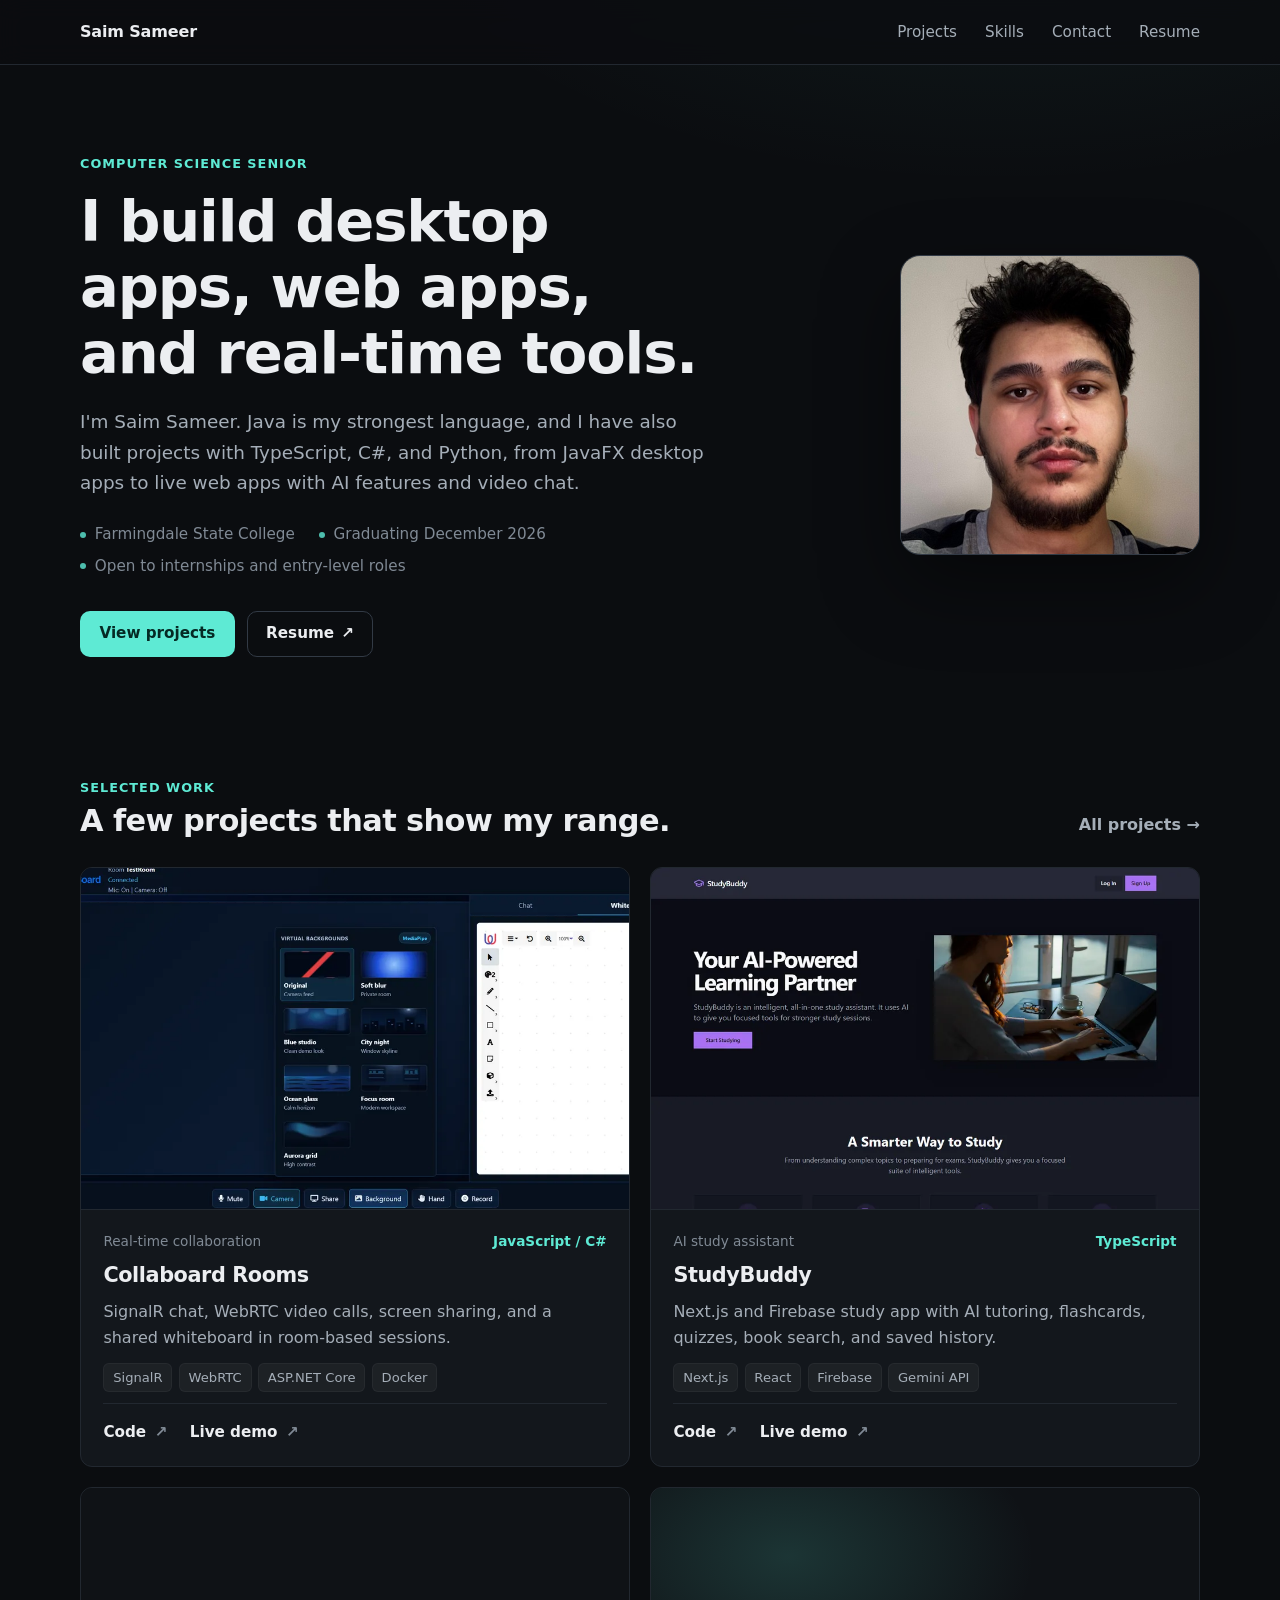
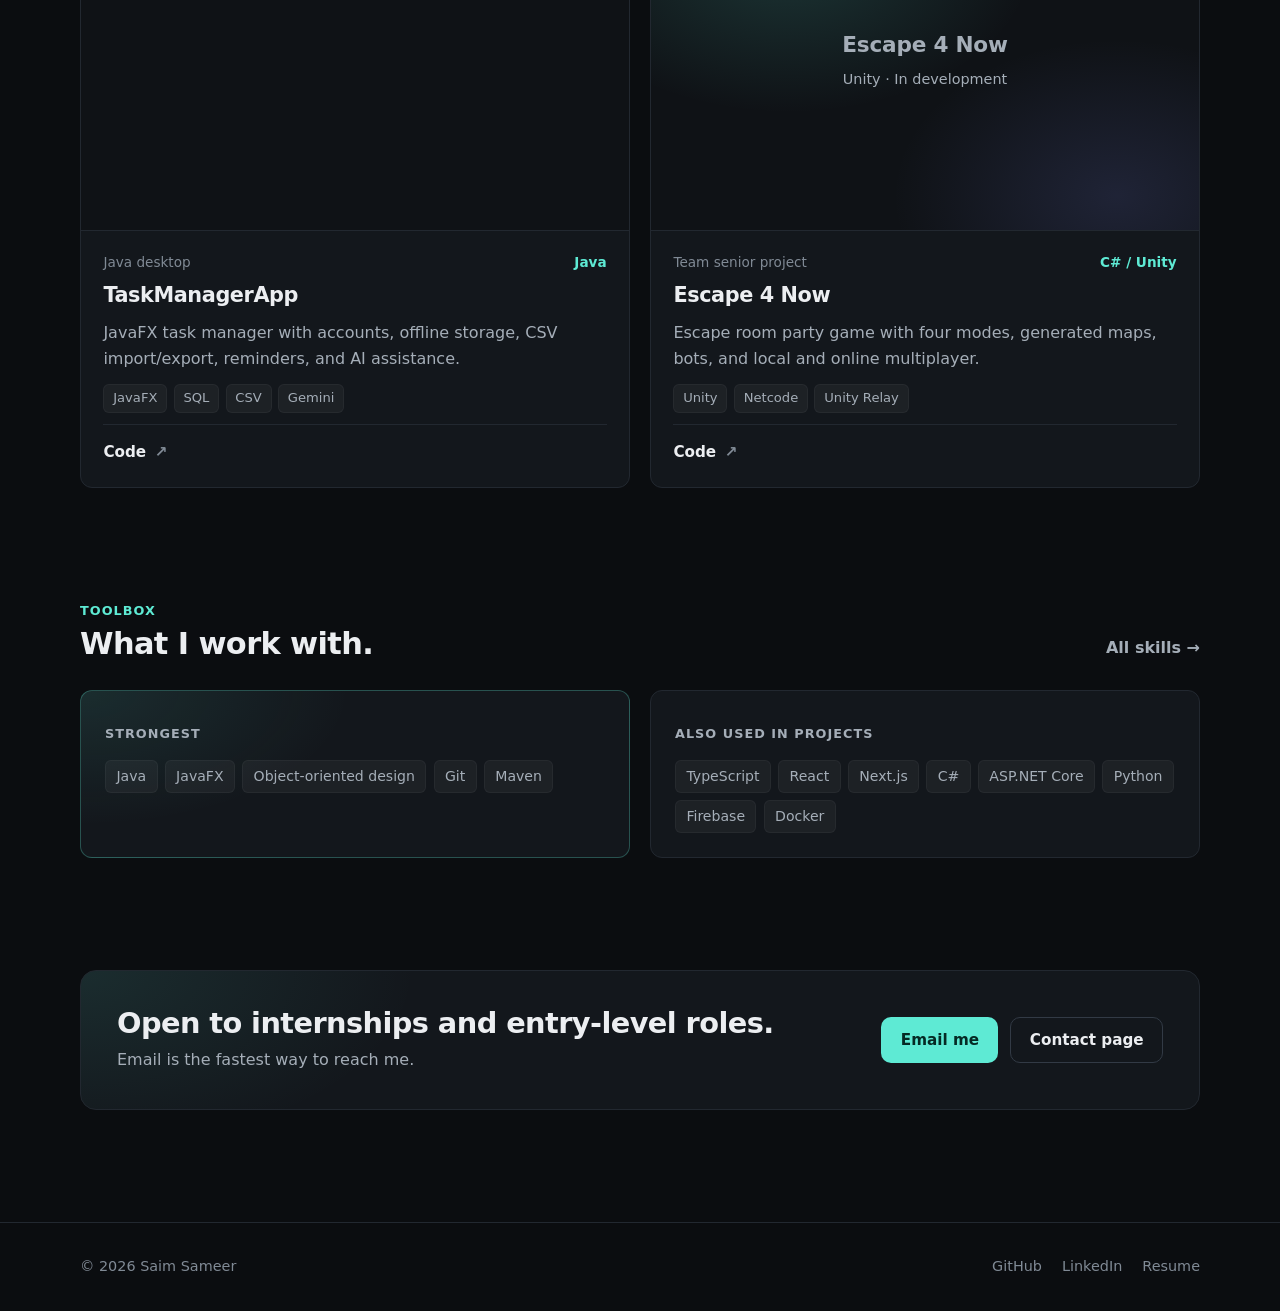
<file: index.html>
<!DOCTYPE html>
<html lang="en">
<head>
    <meta charset="UTF-8">
    <meta name="viewport" content="width=device-width, initial-scale=1">
    <meta
            name="description"
            content="Saim Sameer is a senior Computer Science student at Farmingdale State College with a Java-first foundation and project experience across desktop, web, AI, and real-time applications."
    >
    <meta
            http-equiv="Content-Security-Policy"
            content="default-src 'self'; img-src 'self'; style-src 'self'; script-src 'self'; connect-src 'self'; font-src 'self'; media-src 'self'; frame-src 'none'; base-uri 'self'; form-action 'none'; object-src 'none'; upgrade-insecure-requests"
    >
    <meta name="referrer" content="strict-origin-when-cross-origin">
    <link rel="icon" href="favicon.svg" type="image/svg+xml">
    <link rel="canonical" href="https://sames007.github.io/">
    <meta name="theme-color" content="#0b0d10">
    <meta property="og:type" content="website">
    <meta property="og:site_name" content="Saim Sameer">
    <meta property="og:title" content="Saim Sameer | Computer Science Senior">
    <meta property="og:description" content="Saim Sameer is a senior Computer Science student at Farmingdale State College with a Java-first foundation and project experience across desktop, web, AI, and real-time applications.">
    <meta property="og:url" content="https://sames007.github.io/">
    <meta property="og:image" content="https://sames007.github.io/image/profile.jpg">
    <meta property="og:image:width" content="640">
    <meta property="og:image:height" content="466">
    <meta property="og:image:alt" content="Saim Sameer">
    <meta name="twitter:card" content="summary">
    <title>Saim Sameer | Computer Science Senior</title>
    <link rel="preload" href="image/profile.jpg" as="image">
    <link rel="stylesheet" href="style.css?v=23">
    <script type="application/ld+json">
        {
            "@context": "https://schema.org",
            "@type": "Person",
            "name": "Saim Sameer",
            "url": "https://sames007.github.io/",
            "image": "https://sames007.github.io/image/profile.jpg",
            "jobTitle": "Computer Science student",
            "alumniOf": {
                "@type": "CollegeOrUniversity",
                "name": "Farmingdale State College"
            },
            "knowsAbout": ["Java", "JavaFX", "TypeScript", "C#", "React", "Next.js", "ASP.NET Core"],
            "sameAs": [
                "https://github.com/sames007",
                "https://www.linkedin.com/in/saim-sameer-6849b934a/"
            ]
        }
    </script>
</head>
<body>
<a class="skip-link" href="#content">Skip to content</a>

<header class="site-header">
    <div class="container header-inner">
        <a class="brand" href="index.html" aria-current="page">Saim Sameer</a>
        <nav class="site-nav" aria-label="Primary navigation">
            <ul>
                <li><a href="projects.html">Projects</a></li>
                <li><a href="skills.html">Skills</a></li>
                <li><a href="contact.html">Contact</a></li>
                <li><a href="resume.pdf" target="_blank" rel="noopener noreferrer">Resume</a></li>
            </ul>
        </nav>
    </div>
</header>

<main id="content">
    <section class="container hero" aria-labelledby="hero-title">
        <div>
            <p class="eyebrow">Computer Science senior</p>
            <h1 id="hero-title">I build desktop apps, web apps, and real-time tools.</h1>
            <p class="lead">
                I'm Saim Sameer. Java is my strongest language, and I have also built projects
                with TypeScript, C#, and Python, from JavaFX desktop apps to live web apps
                with AI features and video chat.
            </p>
            <ul class="hero-meta">
                <li>Farmingdale State College</li>
                <li>Graduating December 2026</li>
                <li>Open to internships and entry-level roles</li>
            </ul>
            <div class="actions">
                <a class="btn btn-primary" href="projects.html">View projects</a>
                <a class="btn btn-ghost" href="resume.pdf" target="_blank" rel="noopener noreferrer">Resume <span aria-hidden="true">↗</span></a>
            </div>
        </div>
        <img class="portrait" src="image/profile.jpg" alt="Saim Sameer" width="640" height="466">
    </section>

    <section class="container section" aria-labelledby="work-title">
        <div class="section-head">
            <div>
                <p class="eyebrow">Selected work</p>
                <h2 id="work-title">A few projects that show my range.</h2>
            </div>
            <a class="text-link" href="projects.html">All projects <span aria-hidden="true">→</span></a>
        </div>

        <div class="card-grid">
            <article class="card">
                <div class="card-media">
                    <img src="image/projects/collaboard-rooms.webp" alt="Collaboard Rooms with the whiteboard open and the virtual background picker" width="960" height="600" loading="lazy" decoding="async">
                </div>
                <div class="card-body">
                    <p class="card-kicker"><span>Real-time collaboration</span><span>JavaScript / C#</span></p>
                    <h3>Collaboard Rooms</h3>
                    <p>SignalR chat, WebRTC video calls, screen sharing, and a shared whiteboard in room-based sessions.</p>
                    <ul class="tags" aria-label="Technologies">
                        <li>SignalR</li>
                        <li>WebRTC</li>
                        <li>ASP.NET Core</li>
                        <li>Docker</li>
                    </ul>
                    <div class="card-links">
                        <a href="https://github.com/sames007/Collaboard_Rooms" target="_blank" rel="noopener noreferrer">Code <span aria-hidden="true">↗</span></a>
                        <a href="https://collaboard-rooms.onrender.com/index.html#room=resume-demo" target="_blank" rel="noopener noreferrer">Live demo <span aria-hidden="true">↗</span></a>
                    </div>
                </div>
            </article>

            <article class="card">
                <div class="card-media">
                    <img src="image/projects/studybuddy.webp" alt="StudyBuddy home page" width="960" height="600" loading="lazy" decoding="async">
                </div>
                <div class="card-body">
                    <p class="card-kicker"><span>AI study assistant</span><span>TypeScript</span></p>
                    <h3>StudyBuddy</h3>
                    <p>Next.js and Firebase study app with AI tutoring, flashcards, quizzes, book search, and saved history.</p>
                    <ul class="tags" aria-label="Technologies">
                        <li>Next.js</li>
                        <li>React</li>
                        <li>Firebase</li>
                        <li>Gemini API</li>
                    </ul>
                    <div class="card-links">
                        <a href="https://github.com/sames007/StudyBuddy" target="_blank" rel="noopener noreferrer">Code <span aria-hidden="true">↗</span></a>
                        <a href="https://studybuddy-backend--studybuddy-4f855.us-central1.hosted.app" target="_blank" rel="noopener noreferrer">Live demo <span aria-hidden="true">↗</span></a>
                    </div>
                </div>
            </article>

            <article class="card">
                <div class="card-media">
                    <img src="image/projects/taskmanager.webp" alt="TaskManagerApp dashboard with task table and calendar" width="960" height="600" loading="lazy" decoding="async">
                </div>
                <div class="card-body">
                    <p class="card-kicker"><span>Java desktop</span><span>Java</span></p>
                    <h3>TaskManagerApp</h3>
                    <p>JavaFX task manager with accounts, offline storage, CSV import/export, reminders, and AI assistance.</p>
                    <ul class="tags" aria-label="Technologies">
                        <li>JavaFX</li>
                        <li>SQL</li>
                        <li>CSV</li>
                        <li>Gemini</li>
                    </ul>
                    <div class="card-links">
                        <a href="https://github.com/sames007/TaskManagerApp" target="_blank" rel="noopener noreferrer">Code <span aria-hidden="true">↗</span></a>
                    </div>
                </div>
            </article>

            <article class="card">
                <div class="card-media is-placeholder" aria-hidden="true">
                    <p class="placeholder-title">Escape 4 Now</p>
                    <p class="placeholder-note">Unity · In development</p>
                </div>
                <div class="card-body">
                    <p class="card-kicker"><span>Team senior project</span><span>C# / Unity</span></p>
                    <h3>Escape 4 Now</h3>
                    <p>Escape room party game with four modes, generated maps, bots, and local and online multiplayer.</p>
                    <ul class="tags" aria-label="Technologies">
                        <li>Unity</li>
                        <li>Netcode</li>
                        <li>Unity Relay</li>
                    </ul>
                    <div class="card-links">
                        <a href="https://github.com/Cobin-Black/Escape_4_Now" target="_blank" rel="noopener noreferrer">Code <span aria-hidden="true">↗</span></a>
                    </div>
                </div>
            </article>
        </div>
    </section>

    <section class="container section" aria-labelledby="tools-title">
        <div class="section-head">
            <div>
                <p class="eyebrow">Toolbox</p>
                <h2 id="tools-title">What I work with.</h2>
            </div>
            <a class="text-link" href="skills.html">All skills <span aria-hidden="true">→</span></a>
        </div>
        <div class="skill-grid">
            <div class="panel panel-strong">
                <p class="eyebrow">Strongest</p>
                <ul class="chips">
                    <li>Java</li>
                    <li>JavaFX</li>
                    <li>Object-oriented design</li>
                    <li>Git</li>
                    <li>Maven</li>
                </ul>
            </div>
            <div class="panel">
                <p class="eyebrow">Also used in projects</p>
                <ul class="chips">
                    <li>TypeScript</li>
                    <li>React</li>
                    <li>Next.js</li>
                    <li>C#</li>
                    <li>ASP.NET Core</li>
                    <li>Python</li>
                    <li>Firebase</li>
                    <li>Docker</li>
                </ul>
            </div>
        </div>
    </section>

    <section class="container section" aria-labelledby="cta-title">
        <div class="cta">
            <div>
                <h2 id="cta-title">Open to internships and entry-level roles.</h2>
                <p>Email is the fastest way to reach me.</p>
            </div>
            <div class="actions">
                <a class="btn btn-primary" href="mailto:sames@farmingdale.edu">Email me</a>
                <a class="btn btn-ghost" href="contact.html">Contact page</a>
            </div>
        </div>
    </section>
</main>

<footer class="site-footer">
    <div class="container footer-inner">
        <p>© 2026 Saim Sameer</p>
        <ul>
            <li><a href="https://github.com/sames007" target="_blank" rel="noopener noreferrer">GitHub</a></li>
            <li><a href="https://www.linkedin.com/in/saim-sameer-6849b934a/" target="_blank" rel="noopener noreferrer">LinkedIn</a></li>
            <li><a href="resume.pdf" target="_blank" rel="noopener noreferrer">Resume</a></li>
        </ul>
    </div>
</footer>
</body>
</html>
</file>
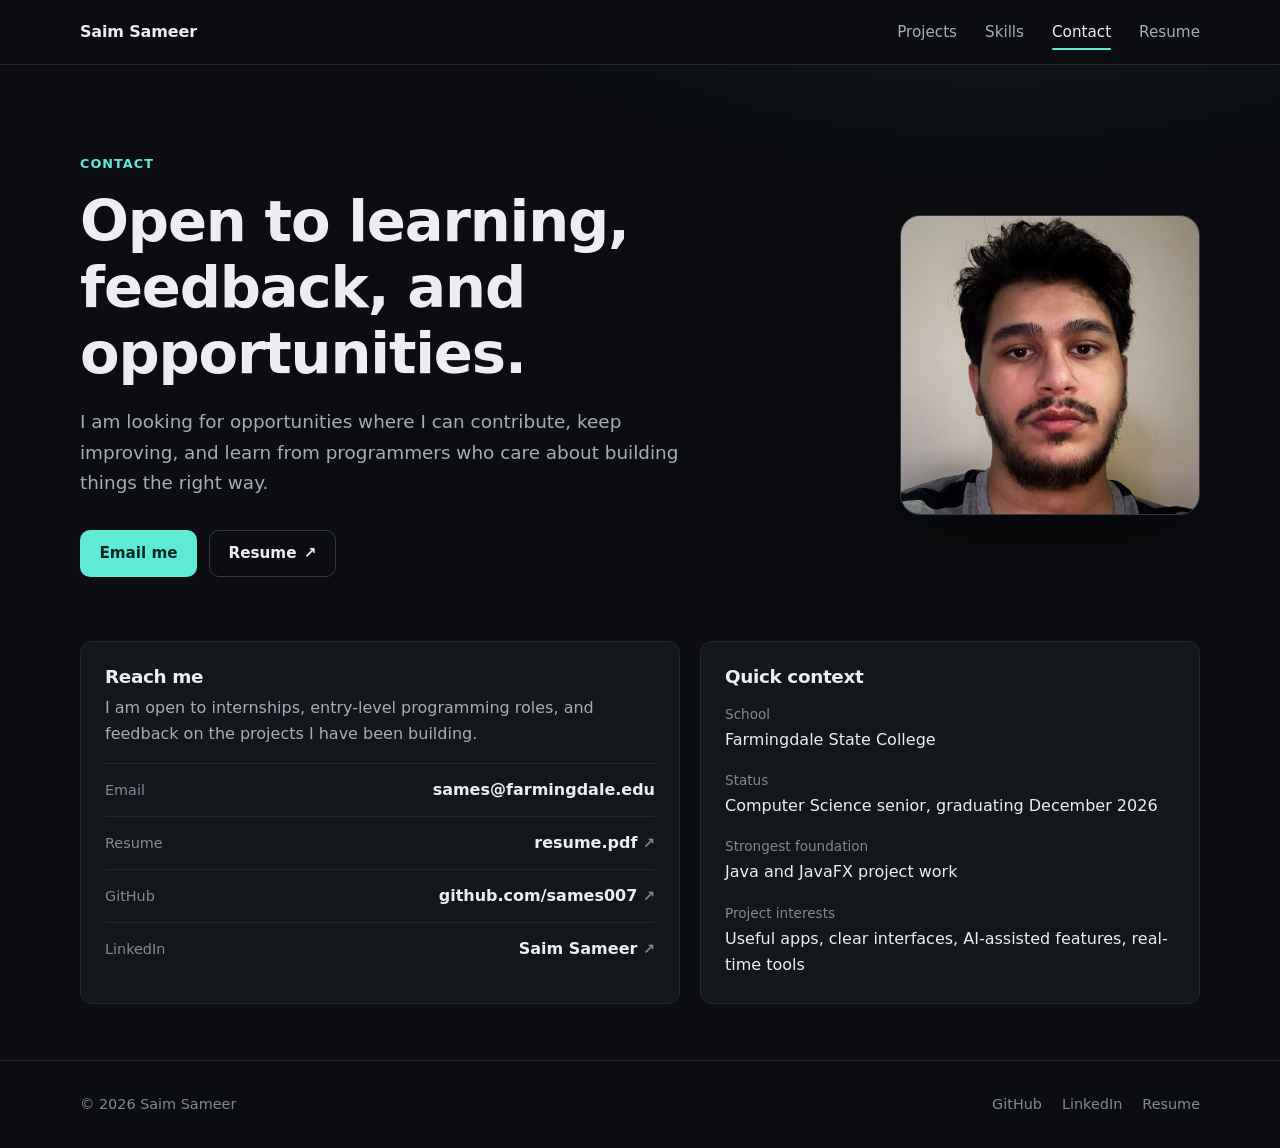
<file: contact.html>
<!DOCTYPE html>
<html lang="en">
<head>
    <meta charset="UTF-8">
    <meta name="viewport" content="width=device-width, initial-scale=1">
    <meta
            name="description"
            content="Contact Saim Sameer, a senior Computer Science student at Farmingdale State College with a Java-first project portfolio."
    >
    <meta
            http-equiv="Content-Security-Policy"
            content="default-src 'self'; img-src 'self'; style-src 'self'; script-src 'self'; connect-src 'self'; font-src 'self'; media-src 'self'; frame-src 'none'; base-uri 'self'; form-action 'none'; object-src 'none'; upgrade-insecure-requests"
    >
    <meta name="referrer" content="strict-origin-when-cross-origin">
    <link rel="icon" href="favicon.svg" type="image/svg+xml">
    <link rel="canonical" href="https://sames007.github.io/contact.html">
    <meta name="theme-color" content="#0b0d10">
    <meta property="og:type" content="website">
    <meta property="og:site_name" content="Saim Sameer">
    <meta property="og:title" content="Contact | Saim Sameer">
    <meta property="og:description" content="Contact Saim Sameer, a senior Computer Science student at Farmingdale State College with a Java-first project portfolio.">
    <meta property="og:url" content="https://sames007.github.io/contact.html">
    <meta property="og:image" content="https://sames007.github.io/image/profile.jpg">
    <meta property="og:image:width" content="640">
    <meta property="og:image:height" content="466">
    <meta property="og:image:alt" content="Saim Sameer">
    <meta name="twitter:card" content="summary">
    <title>Contact | Saim Sameer</title>
    <link rel="preload" href="image/profile.jpg" as="image">
    <link rel="stylesheet" href="style.css?v=23">
</head>
<body>
<a class="skip-link" href="#content">Skip to content</a>

<header class="site-header">
    <div class="container header-inner">
        <a class="brand" href="index.html">Saim Sameer</a>
        <nav class="site-nav" aria-label="Primary navigation">
            <ul>
                <li><a href="projects.html">Projects</a></li>
                <li><a href="skills.html">Skills</a></li>
                <li><a href="contact.html" aria-current="page">Contact</a></li>
                <li><a href="resume.pdf" target="_blank" rel="noopener noreferrer">Resume</a></li>
            </ul>
        </nav>
    </div>
</header>

<main id="content">
    <section class="container hero" aria-labelledby="contact-title">
        <div>
            <p class="eyebrow">Contact</p>
            <h1 id="contact-title">Open to learning, feedback, and opportunities.</h1>
            <p class="lead">
                I am looking for opportunities where I can contribute, keep improving,
                and learn from programmers who care about building things the right way.
            </p>
            <div class="actions">
                <a class="btn btn-primary" href="mailto:sames@farmingdale.edu">Email me</a>
                <a class="btn btn-ghost" href="resume.pdf" target="_blank" rel="noopener noreferrer">Resume <span aria-hidden="true">↗</span></a>
            </div>
        </div>
        <img class="portrait" src="image/profile.jpg" alt="Saim Sameer" width="640" height="466">
    </section>

    <section class="container" aria-label="Contact details">
        <div class="contact-grid">
            <article class="panel">
                <h2>Reach me</h2>
                <p>
                    I am open to internships, entry-level programming roles, and feedback
                    on the projects I have been building.
                </p>
                <ul class="contact-list">
                    <li><span>Email</span><a href="mailto:sames@farmingdale.edu">sames@farmingdale.edu</a></li>
                    <li><span>Resume</span><a href="resume.pdf" target="_blank" rel="noopener noreferrer">resume.pdf <span aria-hidden="true">↗</span></a></li>
                    <li><span>GitHub</span><a href="https://github.com/sames007" target="_blank" rel="noopener noreferrer">github.com/sames007 <span aria-hidden="true">↗</span></a></li>
                    <li><span>LinkedIn</span><a href="https://www.linkedin.com/in/saim-sameer-6849b934a/" target="_blank" rel="noopener noreferrer">Saim Sameer <span aria-hidden="true">↗</span></a></li>
                </ul>
            </article>

            <article class="panel">
                <h2>Quick context</h2>
                <dl class="facts">
                    <div>
                        <dt>School</dt>
                        <dd>Farmingdale State College</dd>
                    </div>
                    <div>
                        <dt>Status</dt>
                        <dd>Computer Science senior, graduating December 2026</dd>
                    </div>
                    <div>
                        <dt>Strongest foundation</dt>
                        <dd>Java and JavaFX project work</dd>
                    </div>
                    <div>
                        <dt>Project interests</dt>
                        <dd>Useful apps, clear interfaces, AI-assisted features, real-time tools</dd>
                    </div>
                </dl>
            </article>
        </div>
    </section>
</main>

<footer class="site-footer">
    <div class="container footer-inner">
        <p>© 2026 Saim Sameer</p>
        <ul>
            <li><a href="https://github.com/sames007" target="_blank" rel="noopener noreferrer">GitHub</a></li>
            <li><a href="https://www.linkedin.com/in/saim-sameer-6849b934a/" target="_blank" rel="noopener noreferrer">LinkedIn</a></li>
            <li><a href="resume.pdf" target="_blank" rel="noopener noreferrer">Resume</a></li>
        </ul>
    </div>
</footer>
</body>
</html>
</file>
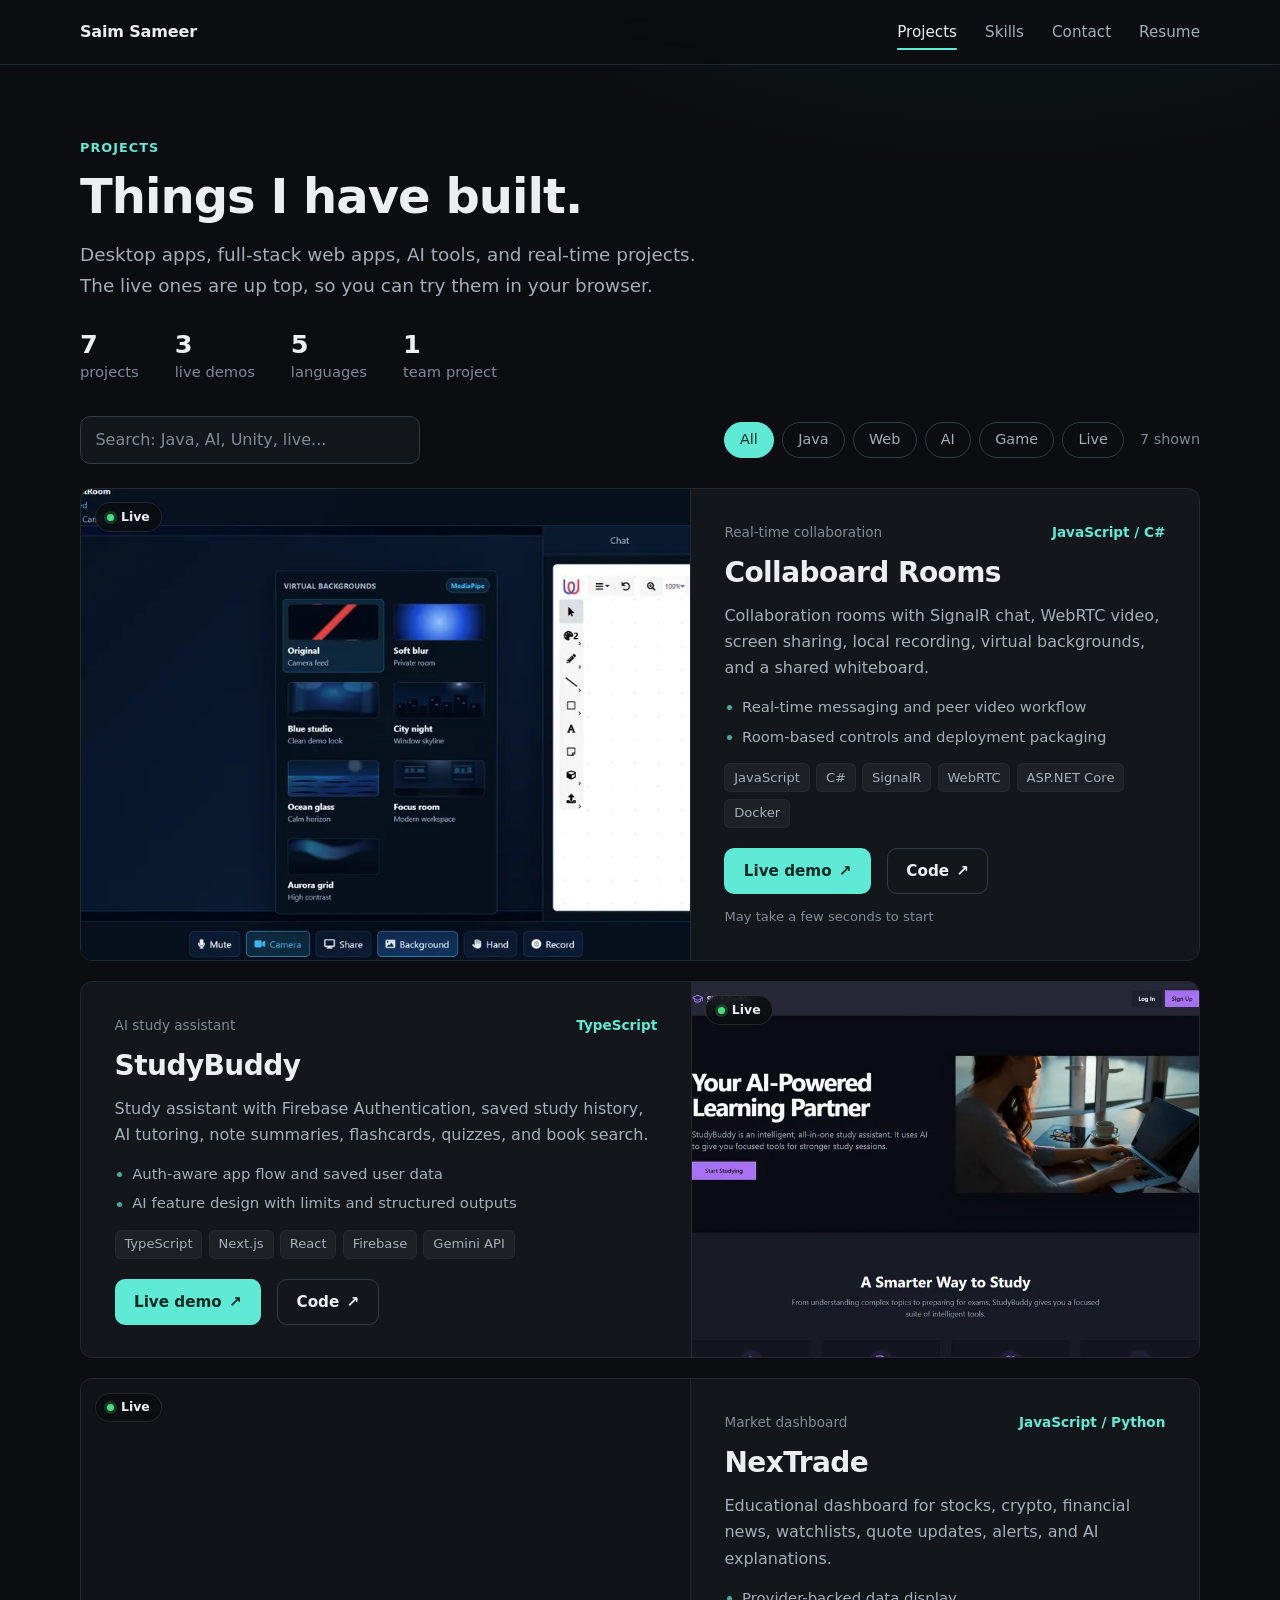
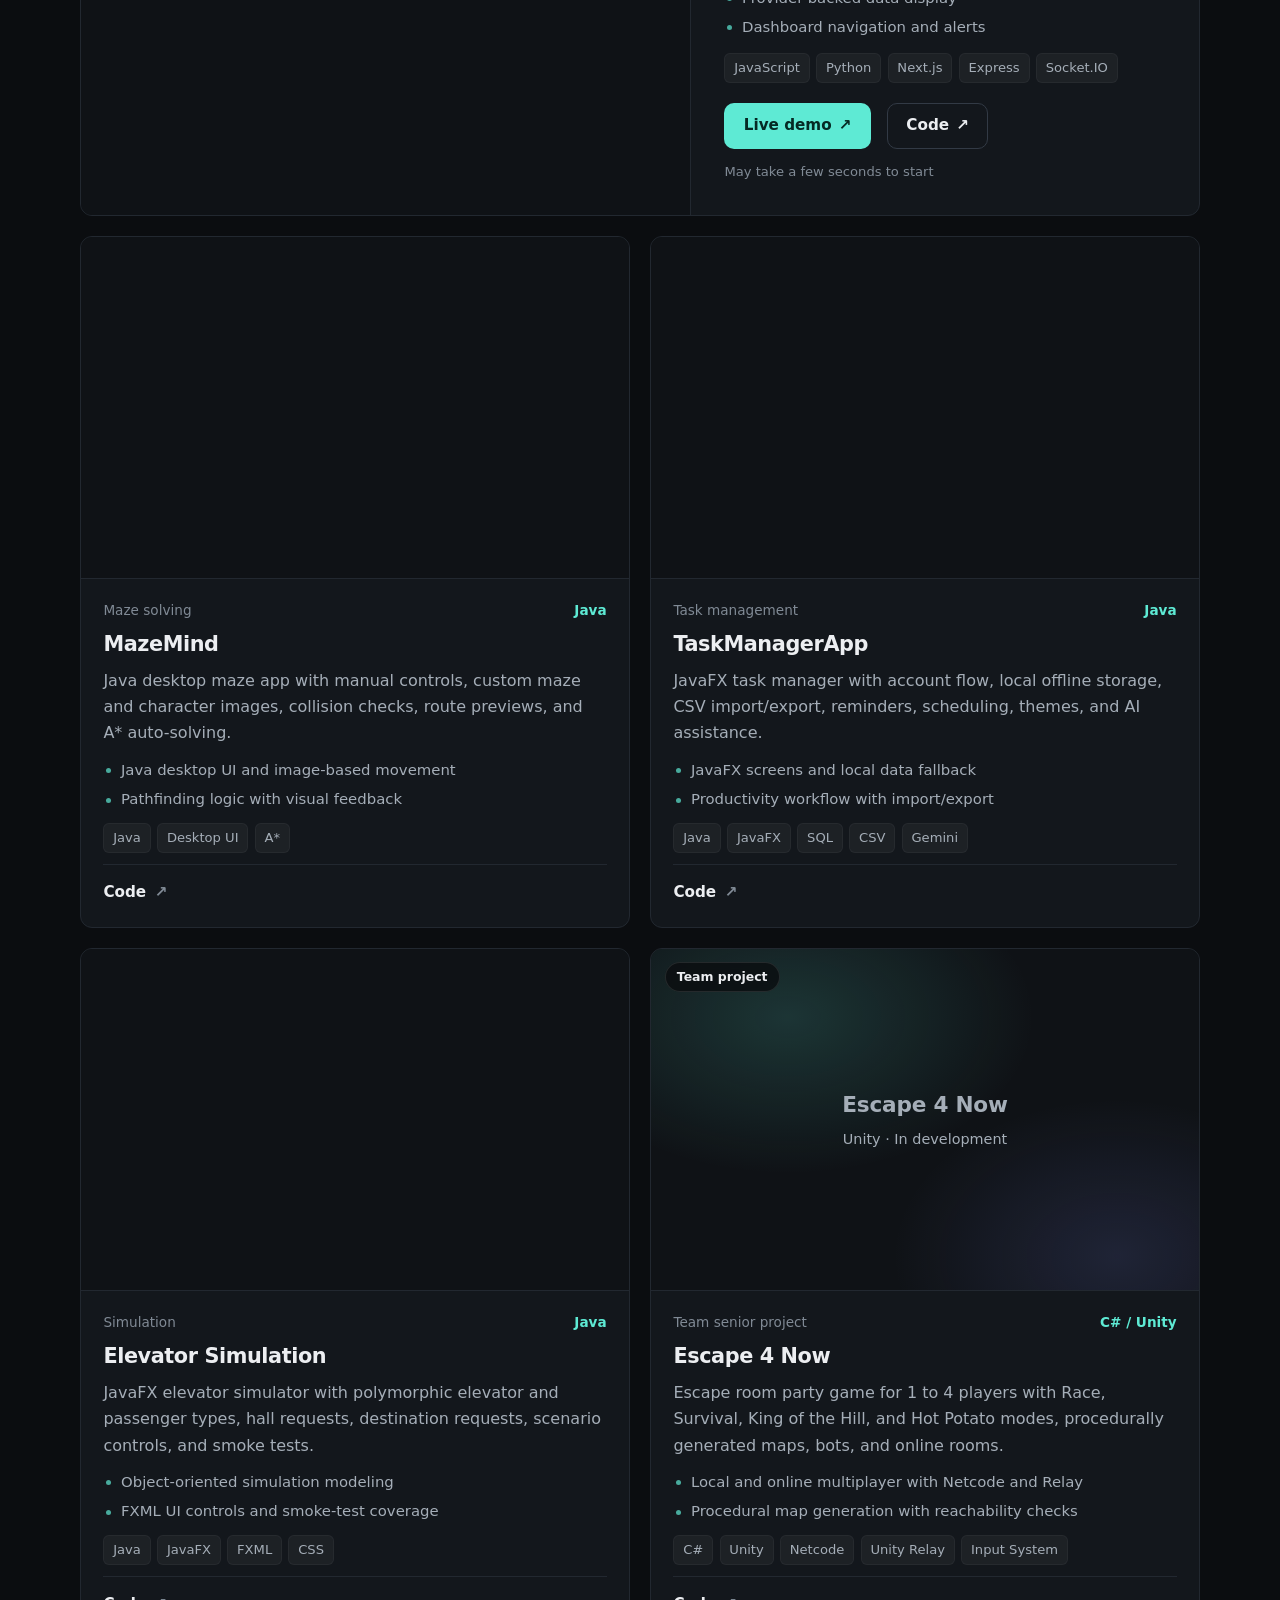
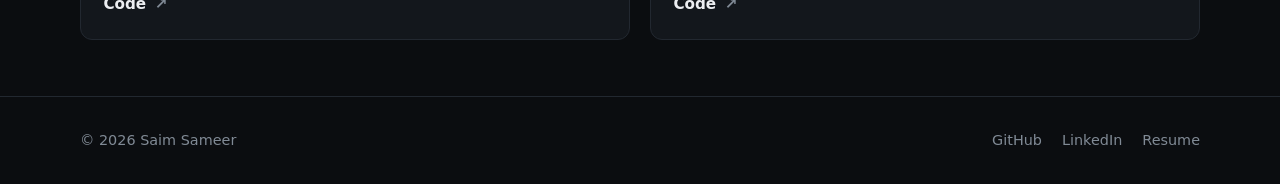
<file: projects.html>
<!DOCTYPE html>
<html lang="en">
<head>
    <meta charset="UTF-8">
    <meta name="viewport" content="width=device-width, initial-scale=1">
    <meta
            name="description"
            content="Projects by Saim Sameer, including Java desktop apps, full-stack web apps, AI tools, real-time collaboration work, and a Unity game."
    >
    <meta
            http-equiv="Content-Security-Policy"
            content="default-src 'self'; img-src 'self'; style-src 'self'; script-src 'self'; connect-src 'self'; font-src 'self'; media-src 'self'; frame-src 'none'; base-uri 'self'; form-action 'none'; object-src 'none'; upgrade-insecure-requests"
    >
    <meta name="referrer" content="strict-origin-when-cross-origin">
    <link rel="icon" href="favicon.svg" type="image/svg+xml">
    <link rel="canonical" href="https://sames007.github.io/projects.html">
    <meta name="theme-color" content="#0b0d10">
    <meta property="og:type" content="website">
    <meta property="og:site_name" content="Saim Sameer">
    <meta property="og:title" content="Projects | Saim Sameer">
    <meta property="og:description" content="Projects by Saim Sameer, including Java desktop apps, full-stack web apps, AI tools, real-time collaboration work, and a Unity game.">
    <meta property="og:url" content="https://sames007.github.io/projects.html">
    <meta property="og:image" content="https://sames007.github.io/image/profile.jpg">
    <meta property="og:image:width" content="640">
    <meta property="og:image:height" content="466">
    <meta property="og:image:alt" content="Saim Sameer">
    <meta name="twitter:card" content="summary">
    <title>Projects | Saim Sameer</title>
    <link rel="stylesheet" href="style.css?v=23">
    <script src="script.js?v=4" defer></script>
</head>
<body>
<a class="skip-link" href="#content">Skip to content</a>

<header class="site-header">
    <div class="container header-inner">
        <a class="brand" href="index.html">Saim Sameer</a>
        <nav class="site-nav" aria-label="Primary navigation">
            <ul>
                <li><a href="projects.html" aria-current="page">Projects</a></li>
                <li><a href="skills.html">Skills</a></li>
                <li><a href="contact.html">Contact</a></li>
                <li><a href="resume.pdf" target="_blank" rel="noopener noreferrer">Resume</a></li>
            </ul>
        </nav>
    </div>
</header>

<main id="content">
    <section class="container page-head" aria-labelledby="projects-title">
        <p class="eyebrow">Projects</p>
        <h1 id="projects-title">Things I have built.</h1>
        <p class="lead">
            Desktop apps, full-stack web apps, AI tools, and real-time projects. The live ones
            are up top, so you can try them in your browser.
        </p>
        <ul class="stats">
            <li><strong>7</strong> projects</li>
            <li><strong>3</strong> live demos</li>
            <li><strong>5</strong> languages</li>
            <li><strong>1</strong> team project</li>
        </ul>
    </section>

    <section class="container" aria-label="Project list">
        <div class="toolbar">
            <label class="search-field">
                <span class="visually-hidden">Search projects</span>
                <input id="project-search" type="search" placeholder="Search: Java, AI, Unity, live...">
            </label>
            <div class="filters" role="group" aria-label="Filter projects">
                <button type="button" class="filter-button is-active" data-filter="all" aria-pressed="true">All</button>
                <button type="button" class="filter-button" data-filter="java" aria-pressed="false">Java</button>
                <button type="button" class="filter-button" data-filter="web" aria-pressed="false">Web</button>
                <button type="button" class="filter-button" data-filter="ai" aria-pressed="false">AI</button>
                <button type="button" class="filter-button" data-filter="game" aria-pressed="false">Game</button>
                <button type="button" class="filter-button" data-filter="live" aria-pressed="false">Live</button>
                <p class="project-count" aria-live="polite">7 shown</p>
            </div>
        </div>

        <div class="card-grid">
            <article class="card is-featured" data-tags="web live realtime javascript csharp html css aspnet signalr webrtc mediapipe docker render">
                <div class="card-media">
                    <span class="media-badge is-live">Live</span>
                    <img src="image/projects/collaboard-rooms.webp" alt="Collaboard Rooms with the whiteboard open and the virtual background picker" width="960" height="600" loading="lazy" decoding="async">
                </div>
                <div class="card-body">
                    <p class="card-kicker"><span>Real-time collaboration</span><span>JavaScript / C#</span></p>
                    <h2>Collaboard Rooms</h2>
                    <p>
                        Collaboration rooms with SignalR chat, WebRTC video, screen sharing,
                        local recording, virtual backgrounds, and a shared whiteboard.
                    </p>
                    <ul class="points">
                        <li>Real-time messaging and peer video workflow</li>
                        <li>Room-based controls and deployment packaging</li>
                    </ul>
                    <ul class="tags" aria-label="Technologies">
                        <li>JavaScript</li>
                        <li>C#</li>
                        <li>SignalR</li>
                        <li>WebRTC</li>
                        <li>ASP.NET Core</li>
                        <li>Docker</li>
                    </ul>
                    <div class="card-links">
                        <a class="btn btn-primary" href="https://collaboard-rooms.onrender.com/index.html#room=resume-demo" target="_blank" rel="noopener noreferrer">Live demo <span aria-hidden="true">↗</span></a>
                        <a class="btn btn-ghost" href="https://github.com/sames007/Collaboard_Rooms" target="_blank" rel="noopener noreferrer">Code <span aria-hidden="true">↗</span></a>
                        <p class="note">May take a few seconds to start</p>
                    </div>
                </div>
            </article>

            <article class="card is-featured is-flipped" data-tags="web live ai typescript javascript css nextjs react tailwind firebase firestore storage gemini openlibrary">
                <div class="card-media">
                    <span class="media-badge is-live">Live</span>
                    <img src="image/projects/studybuddy.webp" alt="StudyBuddy home page" width="960" height="600" loading="lazy" decoding="async">
                </div>
                <div class="card-body">
                    <p class="card-kicker"><span>AI study assistant</span><span>TypeScript</span></p>
                    <h2>StudyBuddy</h2>
                    <p>
                        Study assistant with Firebase Authentication, saved study history,
                        AI tutoring, note summaries, flashcards, quizzes, and book search.
                    </p>
                    <ul class="points">
                        <li>Auth-aware app flow and saved user data</li>
                        <li>AI feature design with limits and structured outputs</li>
                    </ul>
                    <ul class="tags" aria-label="Technologies">
                        <li>TypeScript</li>
                        <li>Next.js</li>
                        <li>React</li>
                        <li>Firebase</li>
                        <li>Gemini API</li>
                    </ul>
                    <div class="card-links">
                        <a class="btn btn-primary" href="https://studybuddy-backend--studybuddy-4f855.us-central1.hosted.app" target="_blank" rel="noopener noreferrer">Live demo <span aria-hidden="true">↗</span></a>
                        <a class="btn btn-ghost" href="https://github.com/sames007/StudyBuddy" target="_blank" rel="noopener noreferrer">Code <span aria-hidden="true">↗</span></a>
                    </div>
                </div>
            </article>

            <article class="card is-featured" data-tags="web live ai javascript python css nextjs react node express socketio tailwind recharts gemini alphavantage coingecko newsapi docker render dashboard">
                <div class="card-media">
                    <span class="media-badge is-live">Live</span>
                    <img src="image/projects/nextrade.webp" alt="NexTrade dashboard with market search and AI summary" width="960" height="600" loading="lazy" decoding="async">
                </div>
                <div class="card-body">
                    <p class="card-kicker"><span>Market dashboard</span><span>JavaScript / Python</span></p>
                    <h2>NexTrade</h2>
                    <p>
                        Educational dashboard for stocks, crypto, financial news, watchlists,
                        quote updates, alerts, and AI explanations.
                    </p>
                    <ul class="points">
                        <li>Provider-backed data display</li>
                        <li>Dashboard navigation and alerts</li>
                    </ul>
                    <ul class="tags" aria-label="Technologies">
                        <li>JavaScript</li>
                        <li>Python</li>
                        <li>Next.js</li>
                        <li>Express</li>
                        <li>Socket.IO</li>
                    </ul>
                    <div class="card-links">
                        <a class="btn btn-primary" href="https://nextrade-jgp0.onrender.com/" target="_blank" rel="noopener noreferrer">Live demo <span aria-hidden="true">↗</span></a>
                        <a class="btn btn-ghost" href="https://github.com/sames007/NexTrade" target="_blank" rel="noopener noreferrer">Code <span aria-hidden="true">↗</span></a>
                        <p class="note">May take a few seconds to start</p>
                    </div>
                </div>
            </article>

            <article class="card" data-tags="java desktop pathfinding">
                <div class="card-media">
                    <img src="image/projects/mazemind.webp" alt="MazeMind auto-solving a maze with the route highlighted" width="960" height="600" loading="lazy" decoding="async">
                </div>
                <div class="card-body">
                    <p class="card-kicker"><span>Maze solving</span><span>Java</span></p>
                    <h2>MazeMind</h2>
                    <p>
                        Java desktop maze app with manual controls, custom maze and character images,
                        collision checks, route previews, and A* auto-solving.
                    </p>
                    <ul class="points">
                        <li>Java desktop UI and image-based movement</li>
                        <li>Pathfinding logic with visual feedback</li>
                    </ul>
                    <ul class="tags" aria-label="Technologies">
                        <li>Java</li>
                        <li>Desktop UI</li>
                        <li>A*</li>
                    </ul>
                    <div class="card-links">
                        <a href="https://github.com/sames007/MazeMind" target="_blank" rel="noopener noreferrer">Code <span aria-hidden="true">↗</span></a>
                    </div>
                </div>
            </article>

            <article class="card" data-tags="java desktop javafx css sql csv gemini maven ai productivity">
                <div class="card-media">
                    <img src="image/projects/taskmanager.webp" alt="TaskManagerApp dashboard with task table and calendar" width="960" height="600" loading="lazy" decoding="async">
                </div>
                <div class="card-body">
                    <p class="card-kicker"><span>Task management</span><span>Java</span></p>
                    <h2>TaskManagerApp</h2>
                    <p>
                        JavaFX task manager with account flow, local offline storage,
                        CSV import/export, reminders, scheduling, themes, and AI assistance.
                    </p>
                    <ul class="points">
                        <li>JavaFX screens and local data fallback</li>
                        <li>Productivity workflow with import/export</li>
                    </ul>
                    <ul class="tags" aria-label="Technologies">
                        <li>Java</li>
                        <li>JavaFX</li>
                        <li>SQL</li>
                        <li>CSV</li>
                        <li>Gemini</li>
                    </ul>
                    <div class="card-links">
                        <a href="https://github.com/sames007/TaskManagerApp" target="_blank" rel="noopener noreferrer">Code <span aria-hidden="true">↗</span></a>
                    </div>
                </div>
            </article>

            <article class="card" data-tags="java desktop javafx css fxml simulation testing">
                <div class="card-media">
                    <img src="image/projects/elevator-simulation.webp" alt="Elevator Simulation with floors, elevators, and event log" width="960" height="600" loading="lazy" decoding="async">
                </div>
                <div class="card-body">
                    <p class="card-kicker"><span>Simulation</span><span>Java</span></p>
                    <h2>Elevator Simulation</h2>
                    <p>
                        JavaFX elevator simulator with polymorphic elevator and passenger types,
                        hall requests, destination requests, scenario controls, and smoke tests.
                    </p>
                    <ul class="points">
                        <li>Object-oriented simulation modeling</li>
                        <li>FXML UI controls and smoke-test coverage</li>
                    </ul>
                    <ul class="tags" aria-label="Technologies">
                        <li>Java</li>
                        <li>JavaFX</li>
                        <li>FXML</li>
                        <li>CSS</li>
                    </ul>
                    <div class="card-links">
                        <a href="https://github.com/sames007/ElevatorSimulation" target="_blank" rel="noopener noreferrer">Code <span aria-hidden="true">↗</span></a>
                    </div>
                </div>
            </article>

            <article class="card" data-tags="game unity csharp team multiplayer netcode relay shaderlab hlsl procedural">
                <div class="card-media is-placeholder" aria-hidden="true">
                    <span class="media-badge">Team project</span>
                    <p class="placeholder-title">Escape 4 Now</p>
                    <p class="placeholder-note">Unity · In development</p>
                </div>
                <div class="card-body">
                    <p class="card-kicker"><span>Team senior project</span><span>C# / Unity</span></p>
                    <h2>Escape 4 Now</h2>
                    <p>
                        Escape room party game for 1 to 4 players with Race, Survival, King of the Hill,
                        and Hot Potato modes, procedurally generated maps, bots, and online rooms.
                    </p>
                    <ul class="points">
                        <li>Local and online multiplayer with Netcode and Relay</li>
                        <li>Procedural map generation with reachability checks</li>
                    </ul>
                    <ul class="tags" aria-label="Technologies">
                        <li>C#</li>
                        <li>Unity</li>
                        <li>Netcode</li>
                        <li>Unity Relay</li>
                        <li>Input System</li>
                    </ul>
                    <div class="card-links">
                        <a href="https://github.com/Cobin-Black/Escape_4_Now" target="_blank" rel="noopener noreferrer">Code <span aria-hidden="true">↗</span></a>
                    </div>
                </div>
            </article>
        </div>
        <p class="empty-state" hidden>No projects match that search or filter.</p>
    </section>
</main>

<footer class="site-footer">
    <div class="container footer-inner">
        <p>© 2026 Saim Sameer</p>
        <ul>
            <li><a href="https://github.com/sames007" target="_blank" rel="noopener noreferrer">GitHub</a></li>
            <li><a href="https://www.linkedin.com/in/saim-sameer-6849b934a/" target="_blank" rel="noopener noreferrer">LinkedIn</a></li>
            <li><a href="resume.pdf" target="_blank" rel="noopener noreferrer">Resume</a></li>
        </ul>
    </div>
</footer>
</body>
</html>
</file>
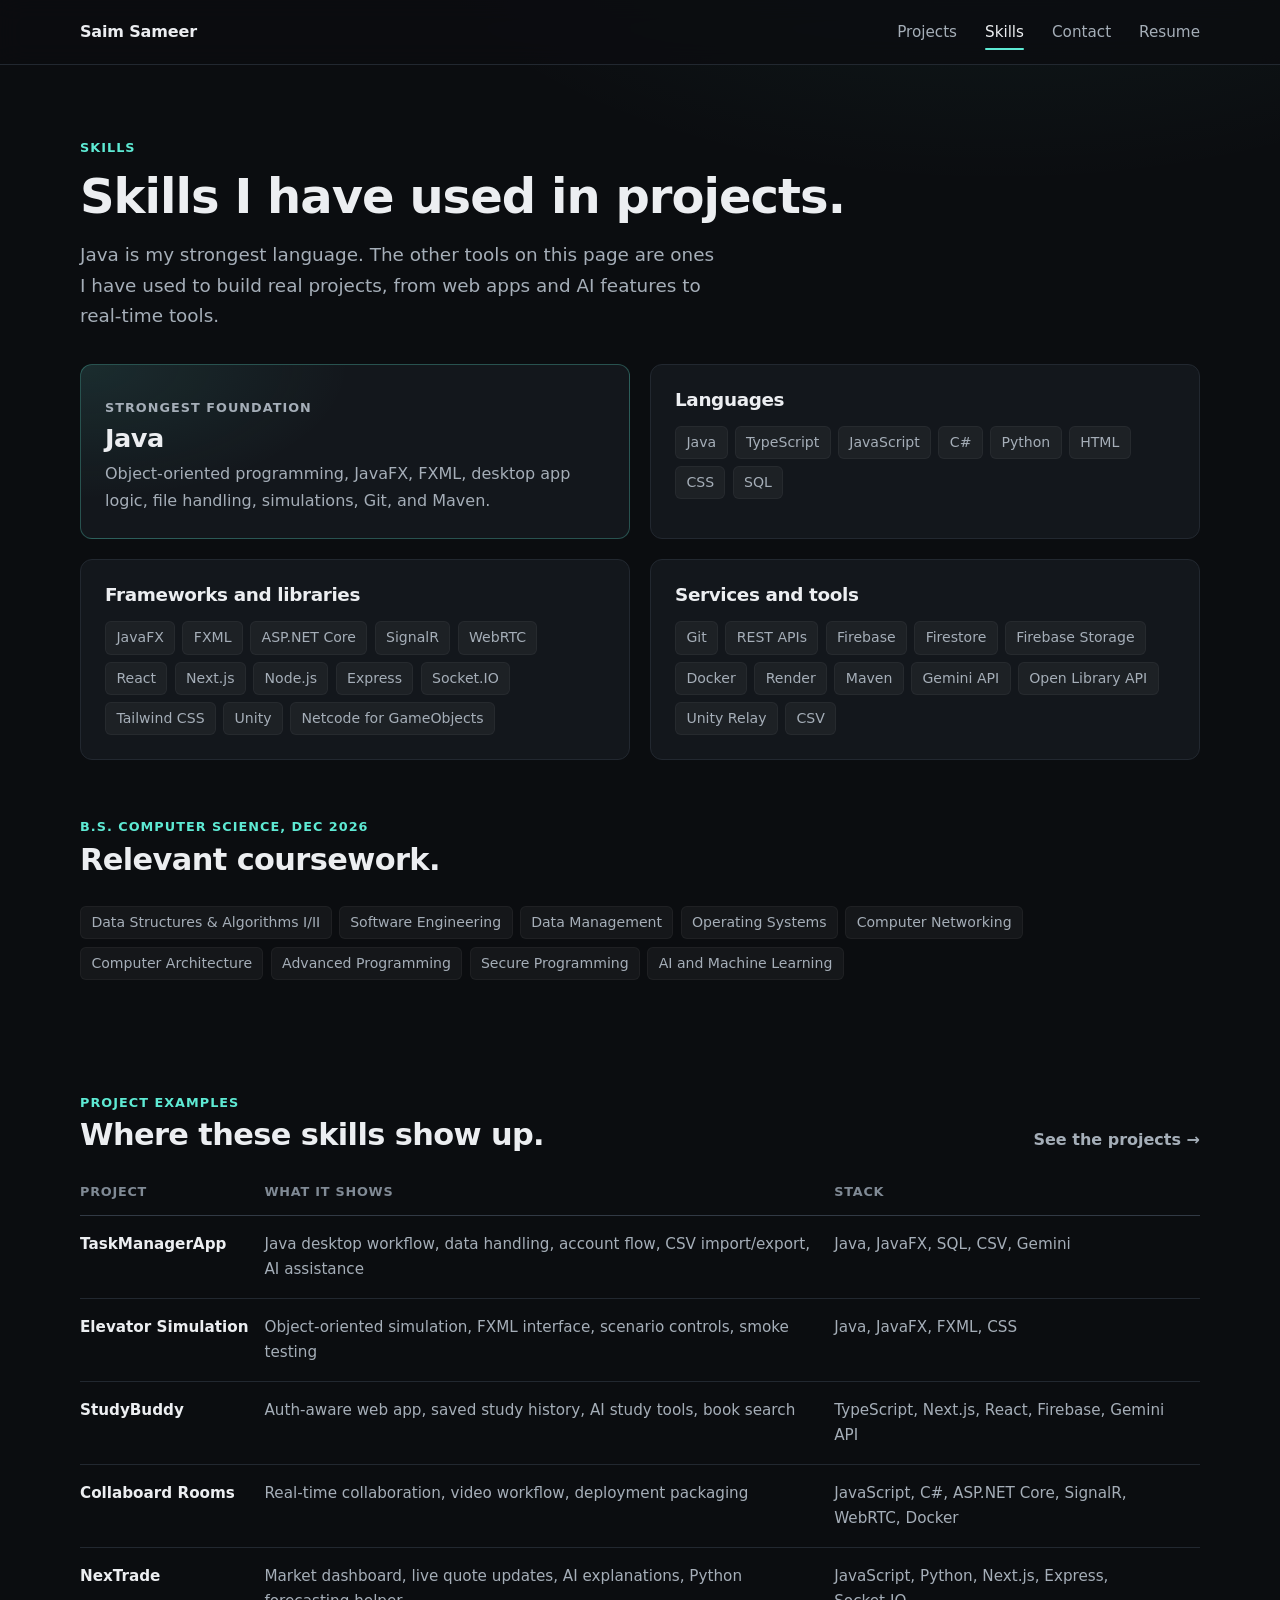
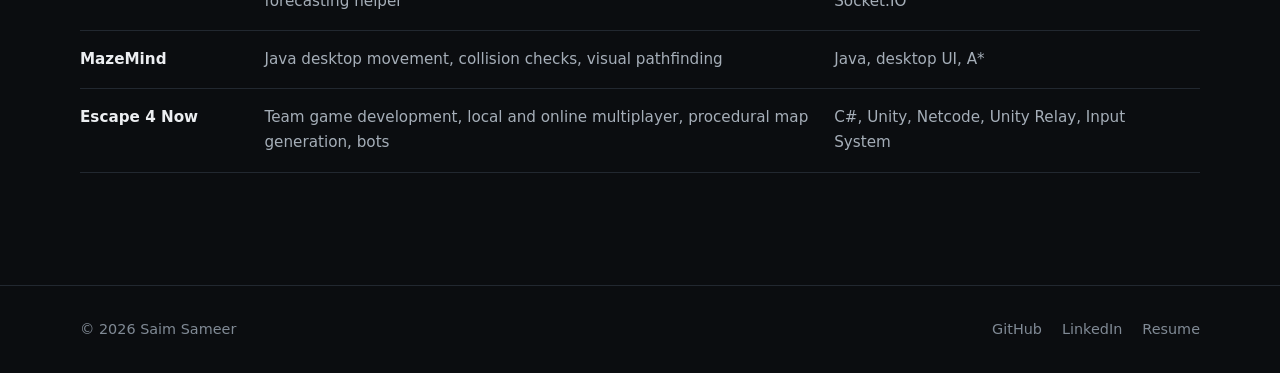
<file: skills.html>
<!DOCTYPE html>
<html lang="en">
<head>
    <meta charset="UTF-8">
    <meta name="viewport" content="width=device-width, initial-scale=1">
    <meta
            name="description"
            content="Skills by Saim Sameer, with languages, frameworks, services, and tools used across his portfolio projects."
    >
    <meta
            http-equiv="Content-Security-Policy"
            content="default-src 'self'; img-src 'self'; style-src 'self'; script-src 'self'; connect-src 'self'; font-src 'self'; media-src 'self'; frame-src 'none'; base-uri 'self'; form-action 'none'; object-src 'none'; upgrade-insecure-requests"
    >
    <meta name="referrer" content="strict-origin-when-cross-origin">
    <link rel="icon" href="favicon.svg" type="image/svg+xml">
    <link rel="canonical" href="https://sames007.github.io/skills.html">
    <meta name="theme-color" content="#0b0d10">
    <meta property="og:type" content="website">
    <meta property="og:site_name" content="Saim Sameer">
    <meta property="og:title" content="Skills | Saim Sameer">
    <meta property="og:description" content="Skills by Saim Sameer, with languages, frameworks, services, and tools used across his portfolio projects.">
    <meta property="og:url" content="https://sames007.github.io/skills.html">
    <meta property="og:image" content="https://sames007.github.io/image/profile.jpg">
    <meta property="og:image:width" content="640">
    <meta property="og:image:height" content="466">
    <meta property="og:image:alt" content="Saim Sameer">
    <meta name="twitter:card" content="summary">
    <title>Skills | Saim Sameer</title>
    <link rel="stylesheet" href="style.css?v=23">
</head>
<body>
<a class="skip-link" href="#content">Skip to content</a>

<header class="site-header">
    <div class="container header-inner">
        <a class="brand" href="index.html">Saim Sameer</a>
        <nav class="site-nav" aria-label="Primary navigation">
            <ul>
                <li><a href="projects.html">Projects</a></li>
                <li><a href="skills.html" aria-current="page">Skills</a></li>
                <li><a href="contact.html">Contact</a></li>
                <li><a href="resume.pdf" target="_blank" rel="noopener noreferrer">Resume</a></li>
            </ul>
        </nav>
    </div>
</header>

<main id="content">
    <section class="container page-head" aria-labelledby="skills-title">
        <p class="eyebrow">Skills</p>
        <h1 id="skills-title">Skills I have used in projects.</h1>
        <p class="lead">
            Java is my strongest language. The other tools on this page are ones I have
            used to build real projects, from web apps and AI features to real-time tools.
        </p>
    </section>

    <section class="container" aria-label="Skill groups">
        <div class="skill-grid">
            <article class="panel panel-strong">
                <p class="eyebrow">Strongest foundation</p>
                <h2>Java</h2>
                <p>Object-oriented programming, JavaFX, FXML, desktop app logic, file handling, simulations, Git, and Maven.</p>
            </article>
            <article class="panel">
                <h2>Languages</h2>
                <ul class="chips">
                    <li>Java</li>
                    <li>TypeScript</li>
                    <li>JavaScript</li>
                    <li>C#</li>
                    <li>Python</li>
                    <li>HTML</li>
                    <li>CSS</li>
                    <li>SQL</li>
                </ul>
            </article>
            <article class="panel">
                <h2>Frameworks and libraries</h2>
                <ul class="chips">
                    <li>JavaFX</li>
                    <li>FXML</li>
                    <li>ASP.NET Core</li>
                    <li>SignalR</li>
                    <li>WebRTC</li>
                    <li>React</li>
                    <li>Next.js</li>
                    <li>Node.js</li>
                    <li>Express</li>
                    <li>Socket.IO</li>
                    <li>Tailwind CSS</li>
                    <li>Unity</li>
                    <li>Netcode for GameObjects</li>
                </ul>
            </article>
            <article class="panel">
                <h2>Services and tools</h2>
                <ul class="chips">
                    <li>Git</li>
                    <li>REST APIs</li>
                    <li>Firebase</li>
                    <li>Firestore</li>
                    <li>Firebase Storage</li>
                    <li>Docker</li>
                    <li>Render</li>
                    <li>Maven</li>
                    <li>Gemini API</li>
                    <li>Open Library API</li>
                    <li>Unity Relay</li>
                    <li>CSV</li>
                </ul>
            </article>
        </div>
    </section>

    <section class="container section" aria-labelledby="coursework-title">
        <div class="section-head">
            <div>
                <p class="eyebrow">B.S. Computer Science, Dec 2026</p>
                <h2 id="coursework-title">Relevant coursework.</h2>
            </div>
        </div>
        <ul class="chips">
            <li>Data Structures &amp; Algorithms I/II</li>
            <li>Software Engineering</li>
            <li>Data Management</li>
            <li>Operating Systems</li>
            <li>Computer Networking</li>
            <li>Computer Architecture</li>
            <li>Advanced Programming</li>
            <li>Secure Programming</li>
            <li>AI and Machine Learning</li>
        </ul>
    </section>

    <section class="container section" aria-labelledby="evidence-title">
        <div class="section-head">
            <div>
                <p class="eyebrow">Project examples</p>
                <h2 id="evidence-title">Where these skills show up.</h2>
            </div>
            <a class="text-link" href="projects.html">See the projects <span aria-hidden="true">→</span></a>
        </div>
        <table class="usage-table">
            <thead>
            <tr>
                <th scope="col">Project</th>
                <th scope="col">What it shows</th>
                <th scope="col">Stack</th>
            </tr>
            </thead>
            <tbody>
            <tr>
                <td>TaskManagerApp</td>
                <td data-label="Shows">Java desktop workflow, data handling, account flow, CSV import/export, AI assistance</td>
                <td data-label="Stack">Java, JavaFX, SQL, CSV, Gemini</td>
            </tr>
            <tr>
                <td>Elevator Simulation</td>
                <td data-label="Shows">Object-oriented simulation, FXML interface, scenario controls, smoke testing</td>
                <td data-label="Stack">Java, JavaFX, FXML, CSS</td>
            </tr>
            <tr>
                <td>StudyBuddy</td>
                <td data-label="Shows">Auth-aware web app, saved study history, AI study tools, book search</td>
                <td data-label="Stack">TypeScript, Next.js, React, Firebase, Gemini API</td>
            </tr>
            <tr>
                <td>Collaboard Rooms</td>
                <td data-label="Shows">Real-time collaboration, video workflow, deployment packaging</td>
                <td data-label="Stack">JavaScript, C#, ASP.NET Core, SignalR, WebRTC, Docker</td>
            </tr>
            <tr>
                <td>NexTrade</td>
                <td data-label="Shows">Market dashboard, live quote updates, AI explanations, Python forecasting helper</td>
                <td data-label="Stack">JavaScript, Python, Next.js, Express, Socket.IO</td>
            </tr>
            <tr>
                <td>MazeMind</td>
                <td data-label="Shows">Java desktop movement, collision checks, visual pathfinding</td>
                <td data-label="Stack">Java, desktop UI, A*</td>
            </tr>
            <tr>
                <td>Escape 4 Now</td>
                <td data-label="Shows">Team game development, local and online multiplayer, procedural map generation, bots</td>
                <td data-label="Stack">C#, Unity, Netcode, Unity Relay, Input System</td>
            </tr>
            </tbody>
        </table>
    </section>
</main>

<footer class="site-footer">
    <div class="container footer-inner">
        <p>© 2026 Saim Sameer</p>
        <ul>
            <li><a href="https://github.com/sames007" target="_blank" rel="noopener noreferrer">GitHub</a></li>
            <li><a href="https://www.linkedin.com/in/saim-sameer-6849b934a/" target="_blank" rel="noopener noreferrer">LinkedIn</a></li>
            <li><a href="resume.pdf" target="_blank" rel="noopener noreferrer">Resume</a></li>
        </ul>
    </div>
</footer>
</body>
</html>
</file>
<file: style.css>
:root {
    color-scheme: dark;
    --bg: #0b0d10;
    --surface: #13171c;
    --surface-hover: #171c22;
    --media: #0f1216;
    --border: #222830;
    --border-strong: #323a45;
    --text: #eceef1;
    --muted: #a5aeb8;
    --faint: #808a95;
    --accent: #5eead4;
    --accent-soft: rgba(94, 234, 212, 0.1);
    --accent-ink: #052a24;
    --radius: 12px;
    --max: 1120px;
    --header-h: 64px;
}

*,
*::before,
*::after {
    box-sizing: border-box;
    margin: 0;
    padding: 0;
}

html {
    scroll-behavior: smooth;
    scroll-padding-top: calc(var(--header-h) + 1rem);
}

body {
    background:
        radial-gradient(56rem 28rem at 78% -8rem, rgba(94, 234, 212, 0.07), transparent 70%),
        var(--bg);
    color: var(--text);
    font-family: ui-sans-serif, system-ui, -apple-system, "Segoe UI", Roboto, "Helvetica Neue", Arial, sans-serif;
    font-size: 1rem;
    line-height: 1.65;
    min-height: 100vh;
    -webkit-font-smoothing: antialiased;
}

img {
    display: block;
    height: auto;
    max-width: 100%;
}

a {
    color: inherit;
}

button,
input {
    color: inherit;
    font: inherit;
}

h1,
h2,
h3 {
    font-weight: 650;
    letter-spacing: -0.02em;
    line-height: 1.15;
}

ul {
    list-style: none;
}

.container {
    margin-inline: auto;
    width: min(100% - 2.5rem, var(--max));
}

.visually-hidden {
    clip: rect(0 0 0 0);
    clip-path: inset(50%);
    height: 1px;
    overflow: hidden;
    position: absolute;
    white-space: nowrap;
    width: 1px;
}

.skip-link {
    background: var(--accent);
    border-radius: 8px;
    color: var(--accent-ink);
    font-weight: 600;
    left: 1rem;
    padding: 0.6rem 0.9rem;
    position: fixed;
    text-decoration: none;
    top: 0.75rem;
    transform: translateY(-200%);
    z-index: 200;
}

.skip-link:focus {
    transform: none;
}

a:focus-visible,
button:focus-visible,
input:focus-visible {
    outline: 2px solid var(--accent);
    outline-offset: 3px;
}

/* Header */

.site-header {
    backdrop-filter: blur(12px);
    background: rgba(11, 13, 16, 0.82);
    border-bottom: 1px solid var(--border);
    position: sticky;
    top: 0;
    z-index: 100;
}

.header-inner {
    align-items: center;
    display: flex;
    gap: 1.5rem;
    justify-content: space-between;
    min-height: var(--header-h);
}

.brand {
    font-weight: 650;
    letter-spacing: -0.01em;
    text-decoration: none;
}

.site-nav ul {
    display: flex;
    gap: 1.75rem;
}

.site-nav a {
    color: var(--muted);
    font-size: 0.95rem;
    font-weight: 500;
    padding-block: 0.35rem;
    position: relative;
    text-decoration: none;
    transition: color 0.15s ease;
}

.site-nav a:hover {
    color: var(--text);
}

.site-nav a[aria-current="page"] {
    color: var(--text);
}

.site-nav a[aria-current="page"]::after {
    background: var(--accent);
    border-radius: 2px;
    bottom: -0.2rem;
    content: "";
    height: 2px;
    left: 0;
    position: absolute;
    right: 0;
}

/* Shared text */

.eyebrow {
    color: var(--accent);
    font-size: 0.8rem;
    font-weight: 600;
    letter-spacing: 0.08em;
    text-transform: uppercase;
}

.lead {
    color: var(--muted);
    font-size: 1.15rem;
    max-width: 40rem;
}

.section {
    padding-block: 3.5rem;
}

.section-head {
    align-items: end;
    display: flex;
    flex-wrap: wrap;
    gap: 0.75rem 2rem;
    justify-content: space-between;
    margin-bottom: 1.75rem;
}

.section-head h2 {
    font-size: clamp(1.5rem, 3vw, 1.9rem);
    margin-top: 0.35rem;
}

.text-link {
    color: var(--muted);
    font-weight: 550;
    text-decoration: none;
    transition: color 0.15s ease;
}

.text-link:hover {
    color: var(--accent);
}

/* Buttons */

.actions {
    display: flex;
    flex-wrap: wrap;
    gap: 0.75rem;
}

.btn {
    align-items: center;
    border: 1px solid transparent;
    border-radius: 10px;
    display: inline-flex;
    font-size: 0.95rem;
    font-weight: 600;
    gap: 0.45rem;
    justify-content: center;
    min-height: 44px;
    padding: 0.6rem 1.15rem;
    text-decoration: none;
    transition: background 0.15s ease, border-color 0.15s ease, color 0.15s ease;
}

.btn-primary {
    background: var(--accent);
    color: var(--accent-ink);
}

.btn-primary:hover {
    background: #8bf1e0;
}

.btn-ghost {
    border-color: var(--border-strong);
    color: var(--text);
}

.btn-ghost:hover {
    border-color: var(--accent);
    color: var(--accent);
}

/* Hero */

.hero {
    align-items: center;
    display: grid;
    gap: 3rem;
    grid-template-columns: minmax(0, 1fr) 300px;
    padding-block: 5.5rem 4rem;
}

.hero h1 {
    font-size: clamp(2.3rem, 5.2vw, 3.6rem);
    margin-top: 0.9rem;
    max-width: 16ch;
}

.hero .lead {
    margin-top: 1.25rem;
}

.hero-meta {
    color: var(--faint);
    display: flex;
    flex-wrap: wrap;
    font-size: 0.95rem;
    gap: 0.4rem 1.5rem;
    margin-top: 1.5rem;
}

.hero-meta li {
    align-items: center;
    display: flex;
    gap: 0.55rem;
}

.hero-meta li::before {
    background: var(--accent);
    border-radius: 50%;
    content: "";
    height: 6px;
    opacity: 0.8;
    width: 6px;
}

.hero .actions {
    margin-top: 2rem;
}

.portrait {
    aspect-ratio: 1;
    border: 1px solid var(--border-strong);
    border-radius: 20px;
    box-shadow: 0 30px 80px rgba(0, 0, 0, 0.45);
    object-fit: cover;
    object-position: 50% 35%;
    width: 100%;
}

/* Page heading */

.page-head {
    padding-block: 4.5rem 2rem;
}

.page-head h1 {
    font-size: clamp(2.1rem, 4.5vw, 3rem);
    margin-top: 0.7rem;
}

.page-head .lead {
    margin-top: 1rem;
}

.page-head .actions {
    margin-top: 2rem;
}

/* Cards */

.card-grid {
    display: grid;
    gap: 1.25rem;
    grid-template-columns: repeat(2, minmax(0, 1fr));
}

.card {
    background: var(--surface);
    border: 1px solid var(--border);
    border-radius: var(--radius);
    display: flex;
    flex-direction: column;
    overflow: hidden;
    transition: border-color 0.2s ease, transform 0.2s ease, background 0.2s ease;
}

.card:hover {
    background: var(--surface-hover);
    border-color: var(--border-strong);
    transform: translateY(-2px);
}

.card[hidden] {
    display: none;
}

.card-media {
    aspect-ratio: 16 / 10;
    background: var(--media);
    border-bottom: 1px solid var(--border);
    overflow: hidden;
}

.card-media img {
    height: 100%;
    object-fit: cover;
    object-position: top;
    width: 100%;
}

.card-media.is-placeholder {
    align-content: center;
    background:
        radial-gradient(22rem 14rem at 25% 20%, rgba(94, 234, 212, 0.16), transparent 70%),
        radial-gradient(20rem 14rem at 85% 90%, rgba(129, 140, 248, 0.14), transparent 70%),
        var(--media);
    display: grid;
    gap: 0.35rem;
    justify-items: center;
    text-align: center;
}

.placeholder-title {
    font-size: 1.35rem;
    font-weight: 650;
    letter-spacing: -0.01em;
}

.placeholder-note {
    color: var(--faint);
    font-size: 0.9rem;
}

.card-body {
    display: flex;
    flex: 1;
    flex-direction: column;
    gap: 0.7rem;
    padding: 1.25rem 1.4rem 1.35rem;
}

.card-kicker {
    align-items: baseline;
    display: flex;
    flex-wrap: wrap;
    font-size: 0.85rem;
    gap: 0.25rem 1rem;
    justify-content: space-between;
}

.card-kicker span:first-child {
    color: var(--faint);
}

.card-kicker span:last-child {
    color: var(--accent);
    font-weight: 550;
}

.card h2,
.card h3 {
    font-size: 1.3rem;
}

.card p {
    color: var(--muted);
}

.points {
    color: var(--muted);
    display: grid;
    font-size: 0.93rem;
    gap: 0.3rem;
}

.points li {
    padding-left: 1.1rem;
    position: relative;
}

.points li::before {
    background: var(--accent);
    border-radius: 50%;
    content: "";
    height: 5px;
    left: 0.15rem;
    opacity: 0.7;
    position: absolute;
    top: 0.68em;
    width: 5px;
}

.tags {
    display: flex;
    flex-wrap: wrap;
    gap: 0.4rem;
}

.tags li,
.chips li {
    background: rgba(255, 255, 255, 0.045);
    border: 1px solid rgba(255, 255, 255, 0.04);
    border-radius: 6px;
    color: var(--muted);
    font-size: 0.82rem;
    font-weight: 500;
    padding: 0.18rem 0.55rem;
}

.card-links {
    align-items: center;
    border-top: 1px solid var(--border);
    display: flex;
    flex-wrap: wrap;
    gap: 0.5rem 1.4rem;
    margin-top: auto;
    padding-top: 0.95rem;
}

.card-links a:not(.btn) {
    font-size: 0.95rem;
    font-weight: 600;
    text-decoration: none;
    transition: color 0.15s ease;
}

.card-links a:not(.btn):hover {
    color: var(--accent);
}

.card-links a:not(.btn) span {
    color: var(--faint);
    margin-left: 0.2rem;
}

.card-links .note {
    color: var(--faint);
    font-size: 0.82rem;
}

/* Image zoom and badges */

.card-media {
    position: relative;
}

.card-media img {
    transition: transform 0.4s ease;
}

.card:hover .card-media img {
    transform: scale(1.03);
}

.media-badge {
    align-items: center;
    backdrop-filter: blur(6px);
    background: rgba(11, 13, 16, 0.8);
    border: 1px solid rgba(255, 255, 255, 0.1);
    border-radius: 999px;
    display: flex;
    font-size: 0.78rem;
    font-weight: 600;
    gap: 0.45rem;
    left: 0.85rem;
    padding: 0.22rem 0.7rem;
    position: absolute;
    top: 0.85rem;
    z-index: 1;
}

.media-badge.is-live::before {
    background: #4ade80;
    border-radius: 50%;
    box-shadow: 0 0 0 3px rgba(74, 222, 128, 0.2);
    content: "";
    height: 7px;
    width: 7px;
}

/* Featured project cards */

.card.is-featured {
    display: grid;
    grid-column: 1 / -1;
    grid-template-columns: minmax(0, 1.2fr) minmax(0, 1fr);
}

.card.is-featured .card-media {
    aspect-ratio: auto;
    border-bottom: 0;
    border-right: 1px solid var(--border);
    min-height: 340px;
}

.card.is-featured.is-flipped .card-media {
    border-left: 1px solid var(--border);
    border-right: 0;
    order: 2;
}

.card.is-featured .card-body {
    gap: 0.85rem;
    justify-content: center;
    padding: 2rem 2.1rem;
}

.card.is-featured h2 {
    font-size: 1.75rem;
}

.card.is-featured .card-links {
    border-top: 0;
    gap: 0.75rem 1rem;
    margin-top: 0.4rem;
    padding-top: 0;
}

/* Project stats */

.stats {
    display: flex;
    flex-wrap: wrap;
    gap: 0.75rem 2.25rem;
    margin-top: 1.75rem;
}

.stats li {
    color: var(--faint);
    font-size: 0.92rem;
}

.stats strong {
    color: var(--text);
    display: block;
    font-size: 1.6rem;
    font-weight: 650;
    letter-spacing: -0.02em;
    line-height: 1.2;
}

/* Project explorer */

.toolbar {
    align-items: center;
    display: flex;
    flex-wrap: wrap;
    gap: 1rem 1.5rem;
    justify-content: space-between;
    margin-bottom: 1.5rem;
}

.search-field {
    display: block;
    flex: 1 1 260px;
    max-width: 340px;
}

.search-field input {
    background: var(--surface);
    border: 1px solid var(--border-strong);
    border-radius: 10px;
    min-height: 44px;
    padding: 0.6rem 0.9rem;
    width: 100%;
}

.search-field input::placeholder {
    color: var(--faint);
}

.search-field input:focus {
    border-color: var(--accent);
    outline: none;
}

.filters {
    align-items: center;
    display: flex;
    flex-wrap: wrap;
    gap: 0.5rem;
}

.filter-button {
    background: transparent;
    border: 1px solid var(--border-strong);
    border-radius: 999px;
    color: var(--muted);
    cursor: pointer;
    font-size: 0.9rem;
    font-weight: 500;
    min-height: 36px;
    padding: 0.3rem 0.95rem;
    transition: background 0.15s ease, border-color 0.15s ease, color 0.15s ease;
}

.filter-button:hover {
    border-color: var(--faint);
    color: var(--text);
}

.filter-button.is-active {
    background: var(--accent);
    border-color: var(--accent);
    color: var(--accent-ink);
}

.project-count {
    color: var(--faint);
    font-size: 0.9rem;
    margin-left: 0.5rem;
}

.empty-state {
    border: 1px dashed var(--border-strong);
    border-radius: var(--radius);
    color: var(--muted);
    margin-top: 1rem;
    padding: 1.25rem;
    text-align: center;
}

.empty-state[hidden] {
    display: none;
}

/* Skills */

.panel {
    background: var(--surface);
    border: 1px solid var(--border);
    border-radius: var(--radius);
    padding: 1.5rem;
}

.panel h2 {
    font-size: 1.15rem;
}

.panel p {
    color: var(--muted);
    margin-top: 0.5rem;
}

.panel-strong {
    background:
        radial-gradient(24rem 12rem at 0% 0%, var(--accent-soft), transparent 70%),
        var(--surface);
    border-color: rgba(94, 234, 212, 0.28);
}

.panel-strong h2 {
    font-size: 1.6rem;
    margin-top: 0.4rem;
}

.skill-grid {
    display: grid;
    gap: 1.25rem;
    grid-template-columns: repeat(2, minmax(0, 1fr));
}

.chips {
    display: flex;
    flex-wrap: wrap;
    gap: 0.45rem;
    margin-top: 1rem;
}

.chips li {
    font-size: 0.88rem;
    padding: 0.25rem 0.65rem;
}

.usage-table {
    border-collapse: collapse;
    font-size: 0.95rem;
    width: 100%;
}

.usage-table th {
    border-bottom: 1px solid var(--border-strong);
    color: var(--faint);
    font-size: 0.8rem;
    font-weight: 600;
    letter-spacing: 0.06em;
    padding: 0 1rem 0.75rem 0;
    text-align: left;
    text-transform: uppercase;
}

.usage-table td {
    border-bottom: 1px solid var(--border);
    color: var(--muted);
    padding: 1rem 1rem 1rem 0;
    vertical-align: top;
}

.usage-table td:first-child {
    color: var(--text);
    font-weight: 600;
    white-space: nowrap;
}

/* Contact */

.contact-grid {
    display: grid;
    gap: 1.25rem;
    grid-template-columns: minmax(0, 1.2fr) minmax(0, 1fr);
}

.contact-list {
    display: grid;
    margin-top: 1rem;
}

.contact-list li {
    align-items: baseline;
    border-top: 1px solid var(--border);
    display: flex;
    gap: 1rem;
    justify-content: space-between;
    padding-block: 0.8rem;
}

.contact-list li:last-child {
    padding-bottom: 0;
}

.contact-list span {
    color: var(--faint);
    font-size: 0.9rem;
}

.contact-list a {
    font-weight: 600;
    overflow-wrap: anywhere;
    text-align: right;
    text-decoration: none;
}

.contact-list a:hover {
    color: var(--accent);
}

.facts {
    display: grid;
    gap: 1rem;
    margin-top: 1rem;
}

.facts dt {
    color: var(--faint);
    font-size: 0.85rem;
}

.facts dd {
    margin-top: 0.1rem;
}

/* Call to action and footer */

.cta {
    align-items: center;
    background:
        radial-gradient(30rem 16rem at 0% 0%, var(--accent-soft), transparent 70%),
        var(--surface);
    border: 1px solid var(--border);
    border-radius: 16px;
    display: flex;
    flex-wrap: wrap;
    gap: 1.5rem 2rem;
    justify-content: space-between;
    padding: 2.25rem;
}

.cta h2 {
    font-size: clamp(1.4rem, 3vw, 1.8rem);
}

.cta p {
    color: var(--muted);
    margin-top: 0.4rem;
}

.site-footer {
    border-top: 1px solid var(--border);
    color: var(--faint);
    font-size: 0.9rem;
    margin-top: 3.5rem;
    padding-block: 2rem;
}

.footer-inner {
    display: flex;
    flex-wrap: wrap;
    gap: 0.75rem 2rem;
    justify-content: space-between;
}

.footer-inner ul {
    display: flex;
    gap: 1.25rem;
}

.footer-inner a {
    text-decoration: none;
}

.footer-inner a:hover {
    color: var(--text);
}

/* Responsive */

@media (max-width: 900px) {
    .hero {
        grid-template-columns: minmax(0, 1fr) 220px;
        gap: 2rem;
    }

    .contact-grid {
        grid-template-columns: 1fr;
    }

    .card.is-featured {
        display: flex;
    }

    .card.is-featured .card-media,
    .card.is-featured.is-flipped .card-media {
        aspect-ratio: 16 / 10;
        border-bottom: 1px solid var(--border);
        border-left: 0;
        border-right: 0;
        min-height: 0;
        order: 0;
    }

    .card.is-featured .card-body {
        padding: 1.4rem 1.5rem 1.5rem;
    }

    .card.is-featured h2 {
        font-size: 1.45rem;
    }
}

@media (max-width: 760px) {
    .card-grid,
    .skill-grid {
        grid-template-columns: 1fr;
    }

    .hero {
        grid-template-columns: 1fr;
        padding-block: 3rem 2.5rem;
    }

    .portrait {
        border-radius: 16px;
        order: -1;
        width: 112px;
    }

    .section {
        padding-block: 2.5rem;
    }

    .page-head {
        padding-block: 3rem 1.5rem;
    }

    .cta {
        padding: 1.5rem;
    }

    .usage-table thead {
        display: none;
    }

    .usage-table,
    .usage-table tbody,
    .usage-table tr,
    .usage-table td {
        display: block;
    }

    .usage-table tr {
        border-bottom: 1px solid var(--border);
        padding-block: 0.9rem;
    }

    .usage-table td {
        border: 0;
        padding: 0.15rem 0;
    }

    .usage-table td:first-child {
        white-space: normal;
    }

    .usage-table td + td::before {
        color: var(--faint);
        content: attr(data-label) ": ";
        font-size: 0.85rem;
    }
}

@media (max-width: 600px) {
    .container {
        width: min(100% - 2rem, var(--max));
    }

    .header-inner {
        align-items: flex-start;
        flex-direction: column;
        gap: 0.2rem;
        padding-block: 0.7rem 0.55rem;
    }

    .site-nav ul {
        gap: 1.4rem;
    }

    .site-nav a {
        font-size: 0.92rem;
    }

    .toolbar {
        align-items: stretch;
        flex-direction: column;
    }

    .search-field {
        flex: none;
        max-width: none;
    }

    .stats {
        display: grid;
        gap: 1rem;
        grid-template-columns: repeat(2, minmax(0, 1fr));
    }

    .card-body {
        padding: 1.1rem 1.15rem 1.2rem;
    }

    .actions .btn {
        flex: 1 1 auto;
    }
}

@media (prefers-reduced-motion: reduce) {
    html {
        scroll-behavior: auto;
    }

    *,
    *::before,
    *::after {
        transition: none !important;
    }

    .card:hover,
    .card:hover .card-media img {
        transform: none;
    }
}
</file>
